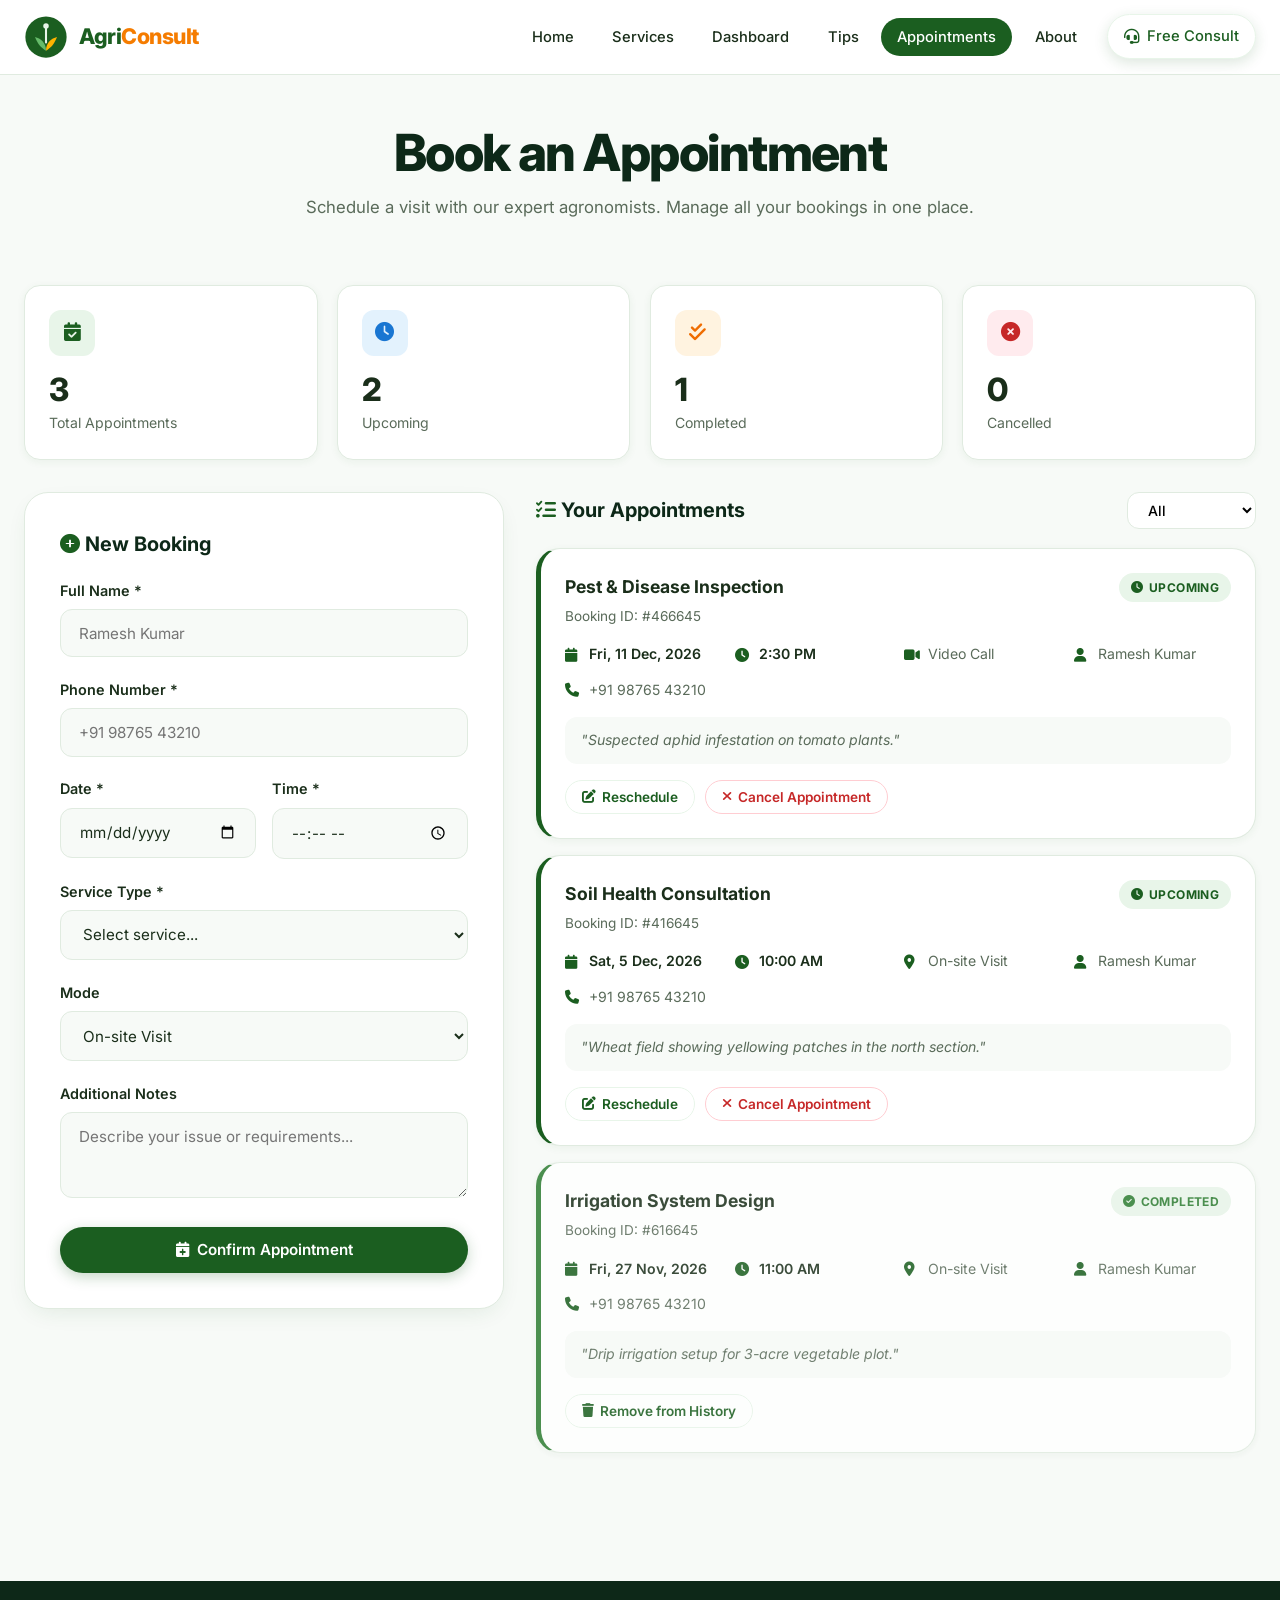
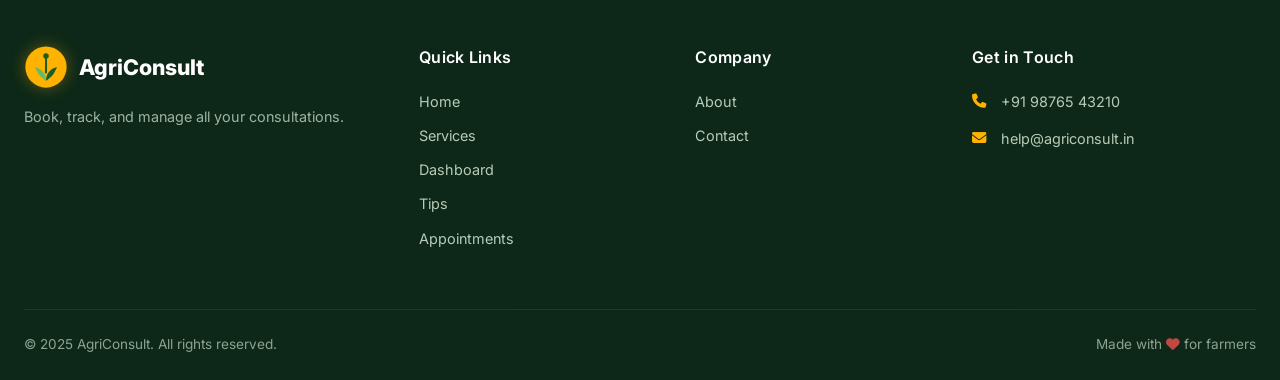
<file: appointments.html>
<!DOCTYPE html>
<html lang="en">
<head>
  <meta charset="UTF-8">
  <meta name="viewport" content="width=device-width, initial-scale=1.0">
  <title>Book Appointment · AgriConsult</title>
  <link rel="preconnect" href="https://fonts.googleapis.com">
  <link href="https://fonts.googleapis.com/css2?family=Inter:wght@400;500;600;700;800&display=swap" rel="stylesheet">
  <link rel="stylesheet" href="https://cdnjs.cloudflare.com/ajax/libs/font-awesome/6.5.0/css/all.min.css">
  <link rel="stylesheet" href="style.css">
</head>
<body>
  <nav class="navbar">
    <div class="container nav-container">
      <a href="index.html" class="logo">
        <svg class="logo-mark" viewBox="0 0 64 64" fill="none"><circle cx="32" cy="32" r="30" fill="#1b5e20"/><path d="M32 52c0-12 8-18 16-20-4 10-8 15-16 20z" fill="#ffb300"/><path d="M32 52c0-12-8-18-16-20 4 10 8 15 16 20z" fill="#66bb6a"/><path d="M32 18v22" stroke="#e8f5e9" stroke-width="3" stroke-linecap="round"/><circle cx="32" cy="16" r="4" fill="#e8f5e9"/></svg>
        <div class="logo-text">Agri<span>Consult</span></div>
      </a>
      <button class="menu-toggle" id="menuToggle"><i class="fas fa-bars"></i></button>
      <ul class="nav-links" id="navLinks">
        <li><a href="index.html">Home</a></li>
        <li><a href="services.html">Services</a></li>
        <li><a href="dashboard.html">Dashboard</a></li>
        <li><a href="tips.html">Tips</a></li>
        <li><a href="appointments.html" class="active">Appointments</a></li>
        <li><a href="about.html">About</a></li>
        <li><a href="contact.html" class="btn btn-sm nav-cta"><i class="fas fa-headset"></i> Free Consult</a></li>
      </ul>
    </div>
  </nav>

  <section class="container page-hero">
    <h1>Book an Appointment</h1>
    <p class="section-subtitle">Schedule a visit with our expert agronomists. Manage all your bookings in one place.</p>
  </section>

  <section class="container" style="padding-bottom: 3rem;">

    <!-- STATS OVERVIEW -->
    <div class="kpi-grid" style="margin-bottom: 2rem;">
      <div class="kpi-card">
        <div class="kpi-top">
          <div class="kpi-icon"><i class="fas fa-calendar-check"></i></div>
        </div>
        <div class="kpi-value" id="statTotal">0</div>
        <div class="kpi-label">Total Appointments</div>
      </div>
      <div class="kpi-card">
        <div class="kpi-top">
          <div class="kpi-icon blue"><i class="fas fa-clock"></i></div>
        </div>
        <div class="kpi-value" id="statUpcoming">0</div>
        <div class="kpi-label">Upcoming</div>
      </div>
      <div class="kpi-card">
        <div class="kpi-top">
          <div class="kpi-icon orange"><i class="fas fa-check-double"></i></div>
        </div>
        <div class="kpi-value" id="statCompleted">0</div>
        <div class="kpi-label">Completed</div>
      </div>
      <div class="kpi-card">
        <div class="kpi-top">
          <div class="kpi-icon red"><i class="fas fa-times-circle"></i></div>
        </div>
        <div class="kpi-value" id="statCancelled">0</div>
        <div class="kpi-label">Cancelled</div>
      </div>
    </div>

    <div style="display: grid; grid-template-columns: 1fr 1.5fr; gap: 2rem; align-items: start;" class="appt-grid">

      <!-- BOOKING FORM -->
      <form class="form-card" id="appointmentForm">
        <h3 style="margin-bottom: 1.2rem;"><i class="fas fa-plus-circle" style="color: var(--primary);"></i> New Booking</h3>

        <div class="form-group">
          <label>Full Name *</label>
          <input type="text" id="apptName" placeholder="Ramesh Kumar" required>
        </div>

        <div class="form-group">
          <label>Phone Number *</label>
          <input type="tel" id="apptPhone" placeholder="+91 98765 43210" required>
        </div>

        <div class="form-row">
          <div class="form-group">
            <label>Date *</label>
            <input type="date" id="apptDate" required>
          </div>
          <div class="form-group">
            <label>Time *</label>
            <input type="time" id="apptTime" required>
          </div>
        </div>

        <div class="form-group">
          <label>Service Type *</label>
          <select id="apptService" required>
            <option value="">Select service...</option>
            <option>Soil Health Consultation</option>
            <option>Pest & Disease Inspection</option>
            <option>Irrigation System Design</option>
            <option>Crop Planning Session</option>
            <option>Organic Certification Guidance</option>
            <option>Full Farm Assessment</option>
          </select>
        </div>

        <div class="form-group">
          <label>Mode</label>
          <select id="apptMode">
            <option>On-site Visit</option>
            <option>Video Call</option>
            <option>Phone Call</option>
            <option>Office Meeting</option>
          </select>
        </div>

        <div class="form-group">
          <label>Additional Notes</label>
          <textarea id="apptNotes" rows="3" placeholder="Describe your issue or requirements..."></textarea>
        </div>

        <button type="submit" class="btn btn-block"><i class="fas fa-calendar-plus"></i> Confirm Appointment</button>
      </form>

      <!-- BOOKINGS LIST -->
      <div>
        <div style="display: flex; justify-content: space-between; align-items: center; margin-bottom: 1.2rem; flex-wrap: wrap; gap: 0.8rem;">
          <h3 style="margin: 0;"><i class="fas fa-list-check" style="color: var(--primary);"></i> Your Appointments</h3>
          <select id="filterStatus" style="padding: 0.5rem 1rem; border-radius: 12px; border: 1.5px solid var(--border); background: white; font-size: 0.88rem; font-weight: 500; cursor: pointer;">
            <option value="all">All</option>
            <option value="upcoming">Upcoming</option>
            <option value="completed">Completed</option>
            <option value="cancelled">Cancelled</option>
          </select>
        </div>

        <div id="appointmentsList"></div>

        <div id="emptyState" style="display: none; text-align: center; padding: 3rem 1rem; background: white; border-radius: var(--radius-lg); border: 1px dashed var(--border);">
          <i class="fas fa-calendar-day" style="font-size: 3rem; color: var(--primary-lighter); margin-bottom: 1rem;"></i>
          <h3>No appointments yet</h3>
          <p style="color: var(--text-light); margin-top: 0.5rem;">Book your first consultation using the form on the left.</p>
        </div>
      </div>
    </div>
  </section>

  <footer>
    <div class="container">
      <div class="footer-grid">
        <div class="footer-col">
          <div class="footer-brand">
            <svg class="logo-mark" viewBox="0 0 64 64" fill="none" xmlns="http://www.w3.org/2000/svg">
              <circle cx="32" cy="32" r="30" fill="#ffb300"/>
              <path d="M32 52c0-12 8-18 16-20-4 10-8 15-16 20z" fill="#1b5e20"/>
              <path d="M32 52c0-12-8-18-16-20 4 10 8 15 16 20z" fill="#66bb6a"/>
              <path d="M32 18v22" stroke="#1b5e20" stroke-width="3" stroke-linecap="round"/>
              <circle cx="32" cy="16" r="4" fill="#1b5e20"/>
            </svg>
            AgriConsult
          </div>
          <p>Book, track, and manage all your consultations.</p>
        </div>
        <div class="footer-col"><h4>Quick Links</h4><a href="index.html">Home</a><a href="services.html">Services</a><a href="dashboard.html">Dashboard</a><a href="tips.html">Tips</a><a href="appointments.html">Appointments</a></div>
        <div class="footer-col"><h4>Company</h4><a href="about.html">About</a><a href="contact.html">Contact</a></div>
        <div class="footer-col"><h4>Get in Touch</h4><div class="footer-contact-item"><i class="fas fa-phone"></i> +91 98765 43210</div><div class="footer-contact-item"><i class="fas fa-envelope"></i> help@agriconsult.in</div></div>
      </div>
      <div class="footer-bottom"><div>© 2025 AgriConsult. All rights reserved.</div><div>Made with <i class="fas fa-heart" style="color:#ff5252;"></i> for farmers</div></div>
    </div>
  </footer>

  <script src="script.js"></script>
  <style>@media(max-width:800px){.appt-grid{grid-template-columns:1fr!important;}}</style>
</body>
</html>
</file>
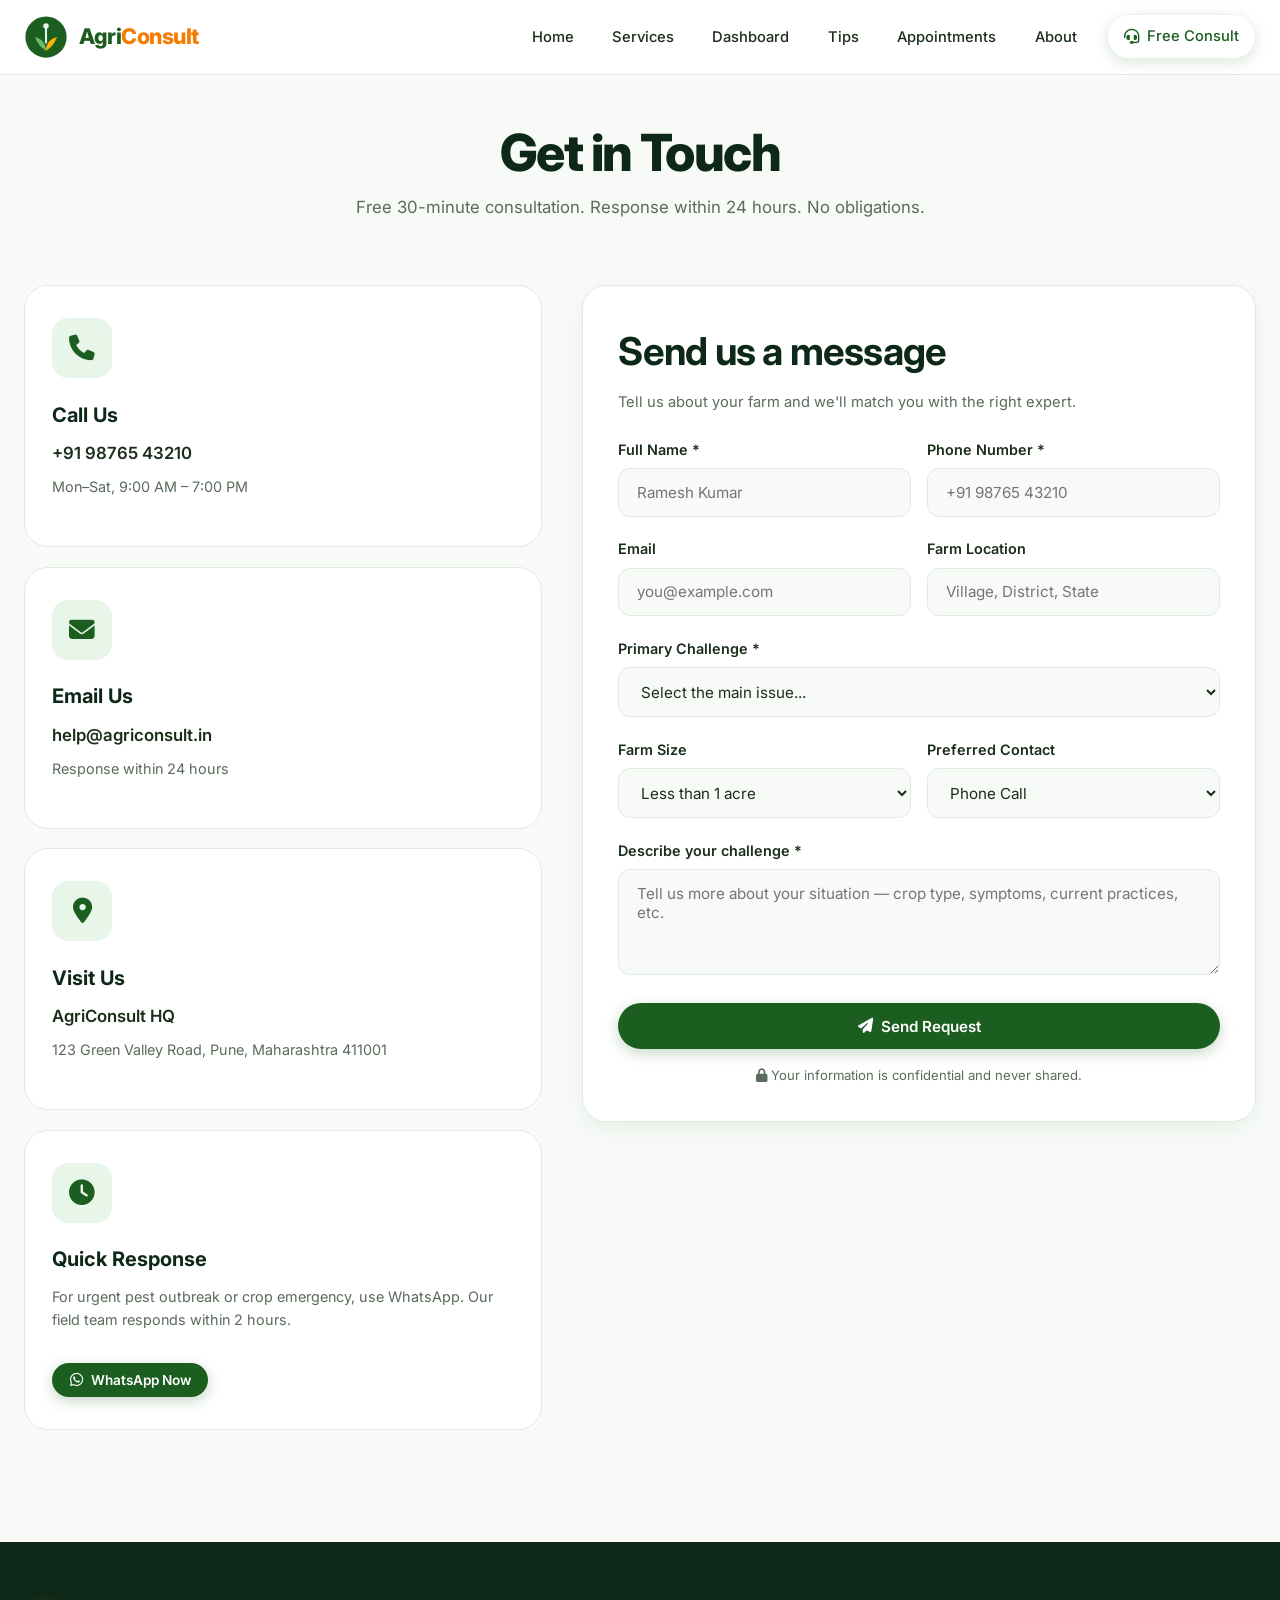
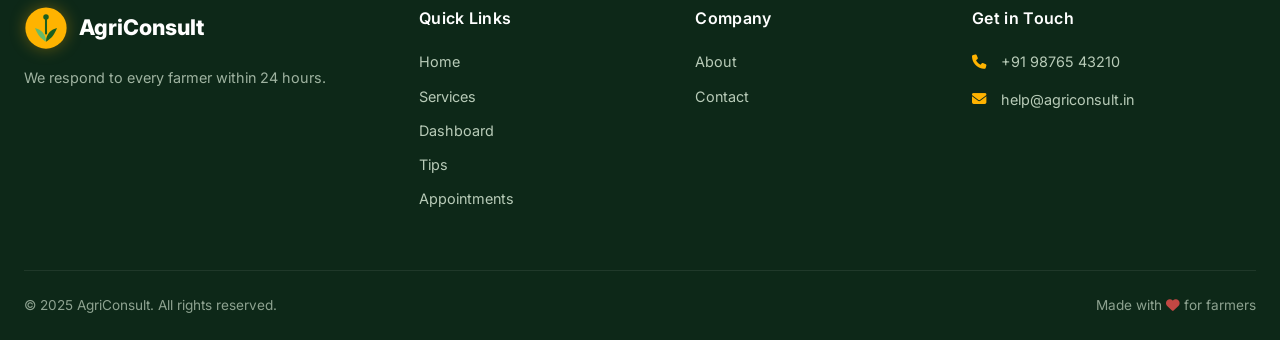
<file: contact.html>
<!DOCTYPE html>
<html lang="en">
<head>
  <meta charset="UTF-8">
  <meta name="viewport" content="width=device-width, initial-scale=1.0">
  <title>Contact · AgriConsult</title>
  <link rel="preconnect" href="https://fonts.googleapis.com">
  <link href="https://fonts.googleapis.com/css2?family=Inter:wght@400;500;600;700;800&display=swap" rel="stylesheet">
  <link rel="stylesheet" href="https://cdnjs.cloudflare.com/ajax/libs/font-awesome/6.5.0/css/all.min.css">
  <link rel="stylesheet" href="style.css">
</head>
<body>
  <nav class="navbar">
    <div class="container nav-container">
      <a href="index.html" class="logo">
        <svg class="logo-mark" viewBox="0 0 64 64" fill="none"><circle cx="32" cy="32" r="30" fill="#1b5e20"/><path d="M32 52c0-12 8-18 16-20-4 10-8 15-16 20z" fill="#ffb300"/><path d="M32 52c0-12-8-18-16-20 4 10 8 15 16 20z" fill="#66bb6a"/><path d="M32 18v22" stroke="#e8f5e9" stroke-width="3" stroke-linecap="round"/><circle cx="32" cy="16" r="4" fill="#e8f5e9"/></svg>
        <div class="logo-text">Agri<span>Consult</span></div>
      </a>
      <button class="menu-toggle" id="menuToggle"><i class="fas fa-bars"></i></button>
      <ul class="nav-links" id="navLinks">
        <li><a href="index.html">Home</a></li>
        <li><a href="services.html">Services</a></li>
        <li><a href="dashboard.html">Dashboard</a></li>
        <li><a href="tips.html">Tips</a></li>
        <li><a href="appointments.html">Appointments</a></li>
        <li><a href="about.html">About</a></li>
        <li><a href="contact.html" class="btn btn-sm nav-cta active"><i class="fas fa-headset"></i> Free Consult</a></li>
      </ul>
    </div>
  </nav>

  <section class="container page-hero">
    <h1>Get in Touch</h1>
    <p class="section-subtitle">Free 30-minute consultation. Response within 24 hours. No obligations.</p>
  </section>

  <section class="container" style="padding-bottom: 3rem;">
    <div style="display: grid; grid-template-columns: 1fr 1.3fr; gap: 2.5rem; align-items: start;" class="contact-grid">
      <div>
        <div class="card" style="margin-bottom: 1.2rem;">
          <div class="card-icon"><i class="fas fa-phone"></i></div>
          <h3>Call Us</h3>
          <p style="margin-bottom: 0.5rem; color: var(--text); font-weight: 600; font-size: 1.05rem;">+91 98765 43210</p>
          <p style="color: var(--text-light); font-size: 0.9rem;">Mon–Sat, 9:00 AM – 7:00 PM</p>
        </div>
        <div class="card" style="margin-bottom: 1.2rem;">
          <div class="card-icon"><i class="fas fa-envelope"></i></div>
          <h3>Email Us</h3>
          <p style="margin-bottom: 0.5rem; color: var(--text); font-weight: 600; font-size: 1.05rem;">help@agriconsult.in</p>
          <p style="color: var(--text-light); font-size: 0.9rem;">Response within 24 hours</p>
        </div>
        <div class="card" style="margin-bottom: 1.2rem;">
          <div class="card-icon"><i class="fas fa-map-marker-alt"></i></div>
          <h3>Visit Us</h3>
          <p style="margin-bottom: 0.5rem; color: var(--text); font-weight: 600; font-size: 1.05rem;">AgriConsult HQ</p>
          <p style="color: var(--text-light); font-size: 0.9rem;">123 Green Valley Road, Pune, Maharashtra 411001</p>
        </div>
        <div class="card">
          <div class="card-icon"><i class="fas fa-clock"></i></div>
          <h3>Quick Response</h3>
          <p style="color: var(--text-light); font-size: 0.9rem;">For urgent pest outbreak or crop emergency, use WhatsApp. Our field team responds within 2 hours.</p>
          <button class="btn btn-sm" style="margin-top: 1rem;" onclick="showToast('Opening WhatsApp chat...')"><i class="fab fa-whatsapp"></i> WhatsApp Now</button>
        </div>
      </div>

      <form class="form-card" id="contactForm">
        <h2 style="margin-bottom: 0.5rem;">Send us a message</h2>
        <p style="color: var(--text-light); margin-bottom: 1.5rem; font-size: 0.92rem;">Tell us about your farm and we'll match you with the right expert.</p>

        <div class="form-row">
          <div class="form-group">
            <label>Full Name *</label>
            <input type="text" placeholder="Ramesh Kumar" required>
          </div>
          <div class="form-group">
            <label>Phone Number *</label>
            <input type="tel" placeholder="+91 98765 43210" required>
          </div>
        </div>

        <div class="form-row">
          <div class="form-group">
            <label>Email</label>
            <input type="email" placeholder="you@example.com">
          </div>
          <div class="form-group">
            <label>Farm Location</label>
            <input type="text" placeholder="Village, District, State">
          </div>
        </div>

        <div class="form-group">
          <label>Primary Challenge *</label>
          <select required>
            <option value="">Select the main issue...</option>
            <option>Soil health & fertility</option>
            <option>Pest or disease outbreak</option>
            <option>Irrigation & water management</option>
            <option>Crop selection & rotation</option>
            <option>Organic certification</option>
            <option>Yield improvement</option>
            <option>Market linkage</option>
            <option>Other</option>
          </select>
        </div>

        <div class="form-row">
          <div class="form-group">
            <label>Farm Size</label>
            <select>
              <option>Less than 1 acre</option>
              <option>1–5 acres</option>
              <option>5–20 acres</option>
              <option>20+ acres</option>
            </select>
          </div>
          <div class="form-group">
            <label>Preferred Contact</label>
            <select>
              <option>Phone Call</option>
              <option>WhatsApp</option>
              <option>Email</option>
              <option>On-site Visit</option>
            </select>
          </div>
        </div>

        <div class="form-group">
          <label>Describe your challenge *</label>
          <textarea rows="4" placeholder="Tell us more about your situation — crop type, symptoms, current practices, etc." required></textarea>
        </div>

        <button type="submit" class="btn btn-block"><i class="fas fa-paper-plane"></i> Send Request</button>
        <p style="text-align: center; color: var(--text-light); font-size: 0.82rem; margin-top: 1rem;"><i class="fas fa-lock"></i> Your information is confidential and never shared.</p>
      </form>
    </div>
  </section>

  <footer>
    <div class="container">
      <div class="footer-grid">
        <div class="footer-col">
          <div class="footer-brand">
            <svg class="logo-mark" viewBox="0 0 64 64" fill="none" xmlns="http://www.w3.org/2000/svg">
  <circle cx="32" cy="32" r="30" fill="#ffb300"/>
  <path d="M32 52c0-12 8-18 16-20-4 10-8 15-16 20z" fill="#1b5e20"/>
  <path d="M32 52c0-12-8-18-16-20 4 10 8 15 16 20z" fill="#66bb6a"/>
  <path d="M32 18v22" stroke="#1b5e20" stroke-width="3" stroke-linecap="round"/>
  <circle cx="32" cy="16" r="4" fill="#1b5e20"/>
</svg>
            AgriConsult
          </div>
          <p>We respond to every farmer within 24 hours.</p>
        </div>
        <div class="footer-col"><h4>Quick Links</h4><a href="index.html">Home</a><a href="services.html">Services</a><a href="dashboard.html">Dashboard</a><a href="tips.html">Tips</a><a href="appointments.html">Appointments</a></div>
        <div class="footer-col"><h4>Company</h4><a href="about.html">About</a><a href="contact.html">Contact</a></div>
        <div class="footer-col"><h4>Get in Touch</h4><div class="footer-contact-item"><i class="fas fa-phone"></i> +91 98765 43210</div><div class="footer-contact-item"><i class="fas fa-envelope"></i> help@agriconsult.in</div></div>
      </div>
      <div class="footer-bottom"><div>© 2025 AgriConsult. All rights reserved.</div><div>Made with <i class="fas fa-heart" style="color:#ff5252;"></i> for farmers</div></div>
    </div>
  </footer>
  <script src="script.js"></script>
  <style>@media(max-width:800px){.contact-grid{grid-template-columns:1fr!important;}}</style>
</body>
</html>
</file>
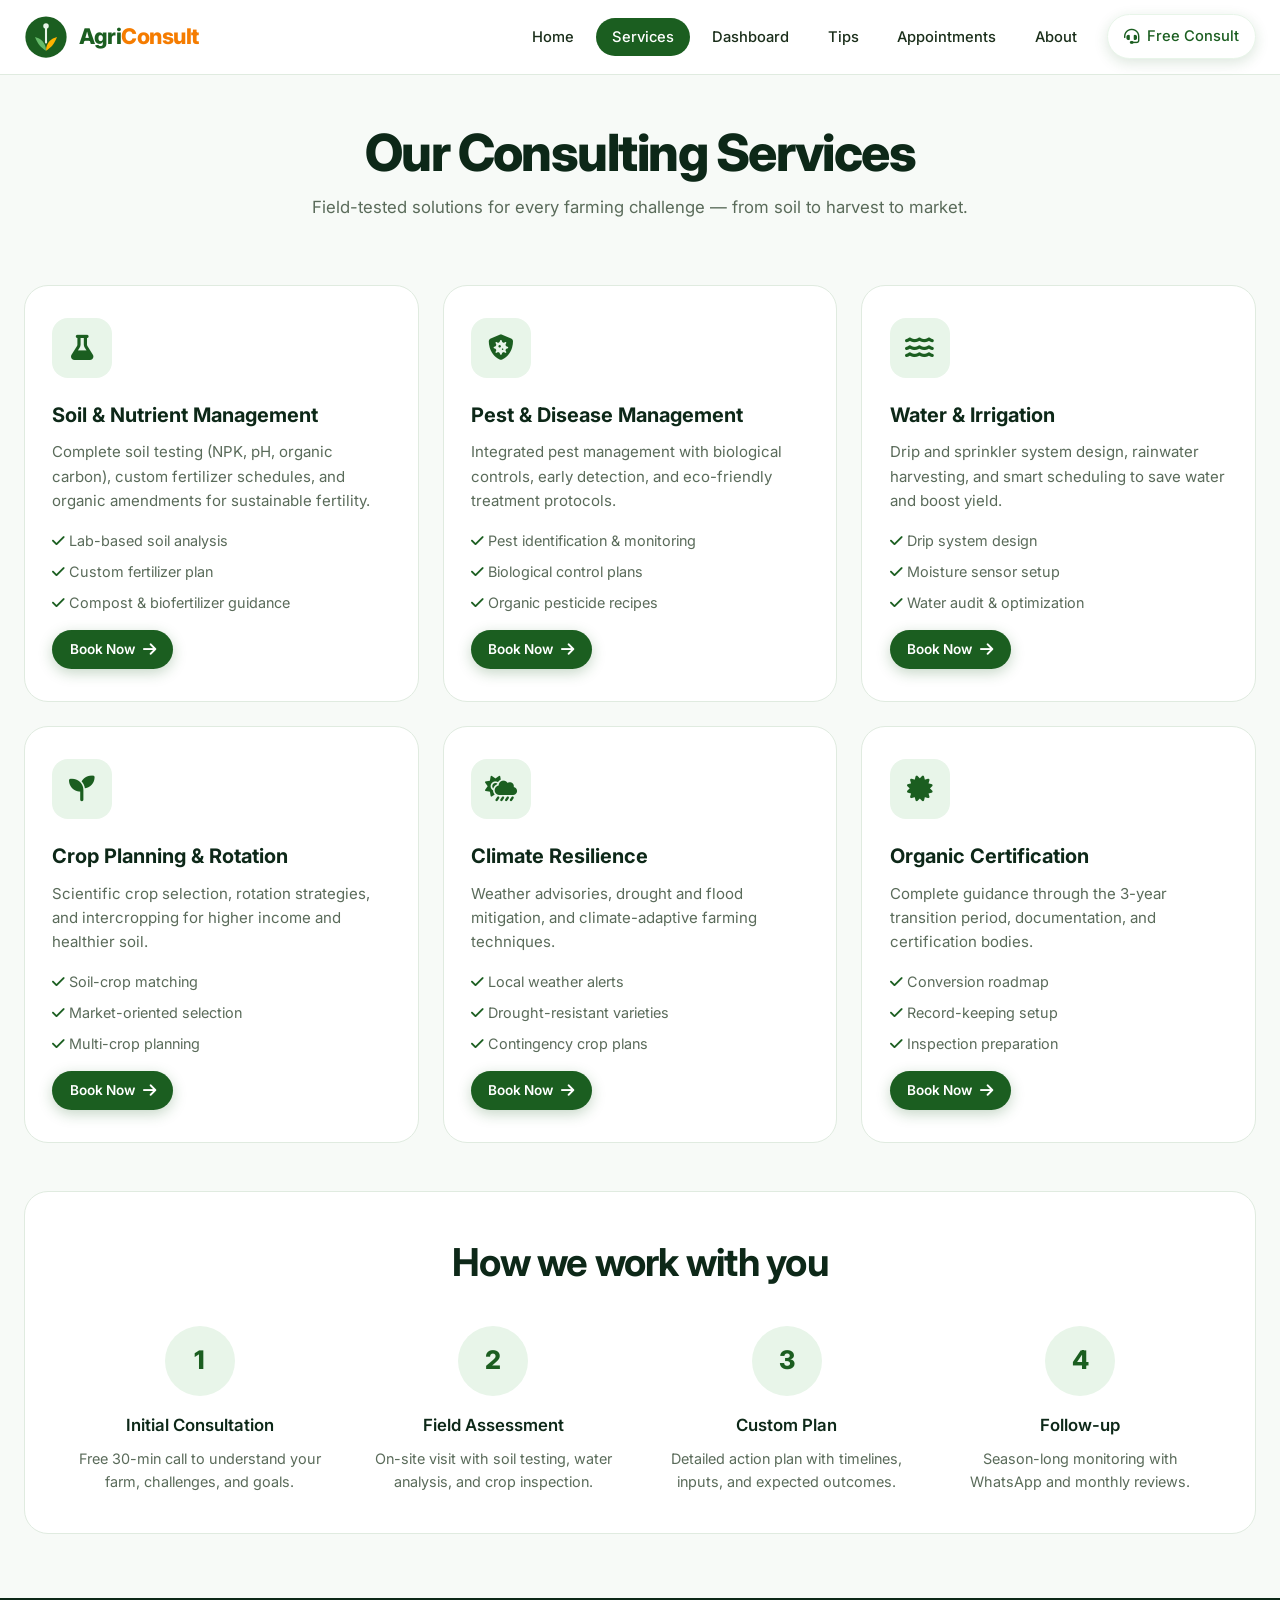
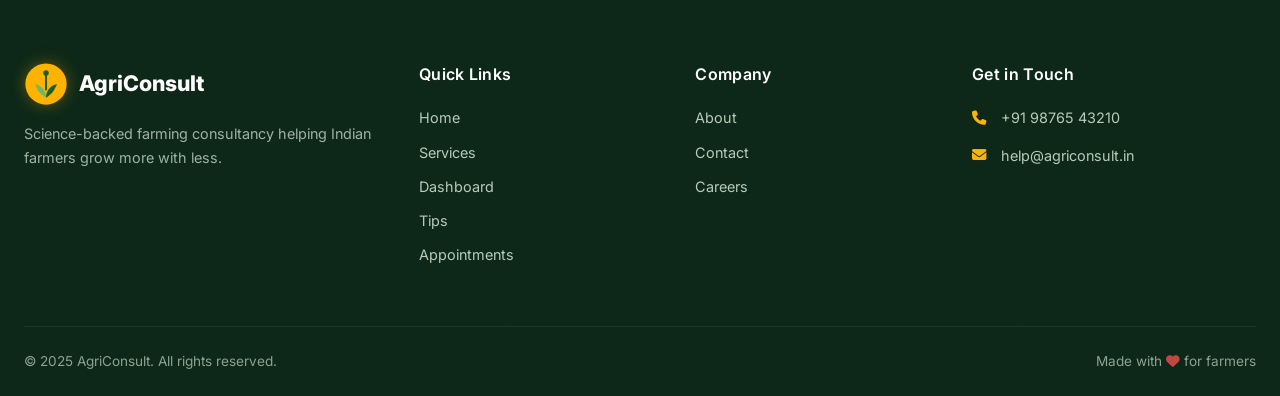
<file: services.html>
<!DOCTYPE html>
<html lang="en">
<head>
  <meta charset="UTF-8">
  <meta name="viewport" content="width=device-width, initial-scale=1.0">
  <title>Services · AgriConsult</title>
  <link rel="preconnect" href="https://fonts.googleapis.com">
  <link href="https://fonts.googleapis.com/css2?family=Inter:wght@400;500;600;700;800&display=swap" rel="stylesheet">
  <link rel="stylesheet" href="https://cdnjs.cloudflare.com/ajax/libs/font-awesome/6.5.0/css/all.min.css">
  <link rel="stylesheet" href="style.css">
</head>
<body>
  <nav class="navbar">
    <div class="container nav-container">
      <a href="index.html" class="logo">
        <svg class="logo-mark" viewBox="0 0 64 64" fill="none"><circle cx="32" cy="32" r="30" fill="#1b5e20"/><path d="M32 52c0-12 8-18 16-20-4 10-8 15-16 20z" fill="#ffb300"/><path d="M32 52c0-12-8-18-16-20 4 10 8 15 16 20z" fill="#66bb6a"/><path d="M32 18v22" stroke="#e8f5e9" stroke-width="3" stroke-linecap="round"/><circle cx="32" cy="16" r="4" fill="#e8f5e9"/></svg>
        <div class="logo-text">Agri<span>Consult</span></div>
      </a>
      <button class="menu-toggle" id="menuToggle"><i class="fas fa-bars"></i></button>
      <ul class="nav-links" id="navLinks">
        <li><a href="index.html">Home</a></li>
        <li><a href="services.html" class="active">Services</a></li>
        <li><a href="dashboard.html">Dashboard</a></li>
        <li><a href="tips.html">Tips</a></li>
        <li><a href="appointments.html">Appointments</a></li>
        <li><a href="about.html">About</a></li>
        <li><a href="contact.html" class="btn btn-sm nav-cta"><i class="fas fa-headset"></i> Free Consult</a></li>
      </ul>
    </div>
  </nav>

  <section class="container page-hero">
    <h1>Our Consulting Services</h1>
    <p class="section-subtitle">Field-tested solutions for every farming challenge — from soil to harvest to market.</p>
  </section>

  <section class="container">
    <div class="cards-grid-3">
      <div class="card">
        <div class="card-icon"><i class="fas fa-flask"></i></div>
        <h3>Soil & Nutrient Management</h3>
        <p>Complete soil testing (NPK, pH, organic carbon), custom fertilizer schedules, and organic amendments for sustainable fertility.</p>
        <ul style="list-style:none; margin: 1rem 0; color: var(--text-light); font-size: 0.9rem;">
          <li style="margin-bottom:0.5rem;"><i class="fas fa-check" style="color:var(--primary);"></i> Lab-based soil analysis</li>
          <li style="margin-bottom:0.5rem;"><i class="fas fa-check" style="color:var(--primary);"></i> Custom fertilizer plan</li>
          <li style="margin-bottom:0.5rem;"><i class="fas fa-check" style="color:var(--primary);"></i> Compost & biofertilizer guidance</li>
        </ul>
        <a href="contact.html" class="btn btn-sm">Book Now <i class="fas fa-arrow-right"></i></a>
      </div>

      <div class="card">
        <div class="card-icon"><i class="fas fa-shield-virus"></i></div>
        <h3>Pest & Disease Management</h3>
        <p>Integrated pest management with biological controls, early detection, and eco-friendly treatment protocols.</p>
        <ul style="list-style:none; margin: 1rem 0; color: var(--text-light); font-size: 0.9rem;">
          <li style="margin-bottom:0.5rem;"><i class="fas fa-check" style="color:var(--primary);"></i> Pest identification & monitoring</li>
          <li style="margin-bottom:0.5rem;"><i class="fas fa-check" style="color:var(--primary);"></i> Biological control plans</li>
          <li style="margin-bottom:0.5rem;"><i class="fas fa-check" style="color:var(--primary);"></i> Organic pesticide recipes</li>
        </ul>
        <a href="contact.html" class="btn btn-sm">Book Now <i class="fas fa-arrow-right"></i></a>
      </div>

      <div class="card">
        <div class="card-icon"><i class="fas fa-water"></i></div>
        <h3>Water & Irrigation</h3>
        <p>Drip and sprinkler system design, rainwater harvesting, and smart scheduling to save water and boost yield.</p>
        <ul style="list-style:none; margin: 1rem 0; color: var(--text-light); font-size: 0.9rem;">
          <li style="margin-bottom:0.5rem;"><i class="fas fa-check" style="color:var(--primary);"></i> Drip system design</li>
          <li style="margin-bottom:0.5rem;"><i class="fas fa-check" style="color:var(--primary);"></i> Moisture sensor setup</li>
          <li style="margin-bottom:0.5rem;"><i class="fas fa-check" style="color:var(--primary);"></i> Water audit & optimization</li>
        </ul>
        <a href="contact.html" class="btn btn-sm">Book Now <i class="fas fa-arrow-right"></i></a>
      </div>

      <div class="card">
        <div class="card-icon"><i class="fas fa-seedling"></i></div>
        <h3>Crop Planning & Rotation</h3>
        <p>Scientific crop selection, rotation strategies, and intercropping for higher income and healthier soil.</p>
        <ul style="list-style:none; margin: 1rem 0; color: var(--text-light); font-size: 0.9rem;">
          <li style="margin-bottom:0.5rem;"><i class="fas fa-check" style="color:var(--primary);"></i> Soil-crop matching</li>
          <li style="margin-bottom:0.5rem;"><i class="fas fa-check" style="color:var(--primary);"></i> Market-oriented selection</li>
          <li style="margin-bottom:0.5rem;"><i class="fas fa-check" style="color:var(--primary);"></i> Multi-crop planning</li>
        </ul>
        <a href="contact.html" class="btn btn-sm">Book Now <i class="fas fa-arrow-right"></i></a>
      </div>

      <div class="card">
        <div class="card-icon"><i class="fas fa-cloud-sun-rain"></i></div>
        <h3>Climate Resilience</h3>
        <p>Weather advisories, drought and flood mitigation, and climate-adaptive farming techniques.</p>
        <ul style="list-style:none; margin: 1rem 0; color: var(--text-light); font-size: 0.9rem;">
          <li style="margin-bottom:0.5rem;"><i class="fas fa-check" style="color:var(--primary);"></i> Local weather alerts</li>
          <li style="margin-bottom:0.5rem;"><i class="fas fa-check" style="color:var(--primary);"></i> Drought-resistant varieties</li>
          <li style="margin-bottom:0.5rem;"><i class="fas fa-check" style="color:var(--primary);"></i> Contingency crop plans</li>
        </ul>
        <a href="contact.html" class="btn btn-sm">Book Now <i class="fas fa-arrow-right"></i></a>
      </div>

      <div class="card">
        <div class="card-icon"><i class="fas fa-certificate"></i></div>
        <h3>Organic Certification</h3>
        <p>Complete guidance through the 3-year transition period, documentation, and certification bodies.</p>
        <ul style="list-style:none; margin: 1rem 0; color: var(--text-light); font-size: 0.9rem;">
          <li style="margin-bottom:0.5rem;"><i class="fas fa-check" style="color:var(--primary);"></i> Conversion roadmap</li>
          <li style="margin-bottom:0.5rem;"><i class="fas fa-check" style="color:var(--primary);"></i> Record-keeping setup</li>
          <li style="margin-bottom:0.5rem;"><i class="fas fa-check" style="color:var(--primary);"></i> Inspection preparation</li>
        </ul>
        <a href="contact.html" class="btn btn-sm">Book Now <i class="fas fa-arrow-right"></i></a>
      </div>
    </div>

    <div style="background: white; border-radius: var(--radius-lg); padding: 2.5rem; margin: 3rem 0; border: 1px solid var(--border);">
      <h2 style="text-align:center; margin-bottom: 2rem;">How we work with you</h2>
      <div class="cards-grid">
        <div style="text-align:center;">
          <div style="width:70px; height:70px; border-radius:50%; background: var(--primary-soft); color: var(--primary); display:flex; align-items:center; justify-content:center; font-size:1.6rem; font-weight:800; margin: 0 auto 1rem;">1</div>
          <h4>Initial Consultation</h4>
          <p style="color: var(--text-light); font-size:0.9rem; margin-top:0.5rem;">Free 30-min call to understand your farm, challenges, and goals.</p>
        </div>
        <div style="text-align:center;">
          <div style="width:70px; height:70px; border-radius:50%; background: var(--primary-soft); color: var(--primary); display:flex; align-items:center; justify-content:center; font-size:1.6rem; font-weight:800; margin: 0 auto 1rem;">2</div>
          <h4>Field Assessment</h4>
          <p style="color: var(--text-light); font-size:0.9rem; margin-top:0.5rem;">On-site visit with soil testing, water analysis, and crop inspection.</p>
        </div>
        <div style="text-align:center;">
          <div style="width:70px; height:70px; border-radius:50%; background: var(--primary-soft); color: var(--primary); display:flex; align-items:center; justify-content:center; font-size:1.6rem; font-weight:800; margin: 0 auto 1rem;">3</div>
          <h4>Custom Plan</h4>
          <p style="color: var(--text-light); font-size:0.9rem; margin-top:0.5rem;">Detailed action plan with timelines, inputs, and expected outcomes.</p>
        </div>
        <div style="text-align:center;">
          <div style="width:70px; height:70px; border-radius:50%; background: var(--primary-soft); color: var(--primary); display:flex; align-items:center; justify-content:center; font-size:1.6rem; font-weight:800; margin: 0 auto 1rem;">4</div>
          <h4>Follow-up</h4>
          <p style="color: var(--text-light); font-size:0.9rem; margin-top:0.5rem;">Season-long monitoring with WhatsApp and monthly reviews.</p>
        </div>
      </div>
    </div>
  </section>

  <footer>
    <div class="container">
      <div class="footer-grid">
        <div class="footer-col">
          <div class="footer-brand">
            <svg class="logo-mark" viewBox="0 0 64 64" fill="none" xmlns="http://www.w3.org/2000/svg">
  <circle cx="32" cy="32" r="30" fill="#ffb300"/>
  <path d="M32 52c0-12 8-18 16-20-4 10-8 15-16 20z" fill="#1b5e20"/>
  <path d="M32 52c0-12-8-18-16-20 4 10 8 15 16 20z" fill="#66bb6a"/>
  <path d="M32 18v22" stroke="#1b5e20" stroke-width="3" stroke-linecap="round"/>
  <circle cx="32" cy="16" r="4" fill="#1b5e20"/>
</svg>
            AgriConsult
          </div>
          <p>Science-backed farming consultancy helping Indian farmers grow more with less.</p>
        </div>
        <div class="footer-col"><h4>Quick Links</h4><a href="index.html">Home</a><a href="services.html">Services</a><a href="dashboard.html">Dashboard</a><a href="tips.html">Tips</a><a href="appointments.html">Appointments</a></div>
        <div class="footer-col"><h4>Company</h4><a href="about.html">About</a><a href="contact.html">Contact</a><a href="#" onclick="event.preventDefault();showToast('Careers page coming soon!')">Careers</a></div>
        <div class="footer-col">
          <h4>Get in Touch</h4>
          <div class="footer-contact-item"><i class="fas fa-phone"></i> +91 98765 43210</div>
          <div class="footer-contact-item"><i class="fas fa-envelope"></i> help@agriconsult.in</div>
        </div>
      </div>
      <div class="footer-bottom"><div>© 2025 AgriConsult. All rights reserved.</div><div>Made with <i class="fas fa-heart" style="color:#ff5252;"></i> for farmers</div></div>
    </div>
  </footer>
  <script src="script.js"></script>
</body>
</html>
</file>
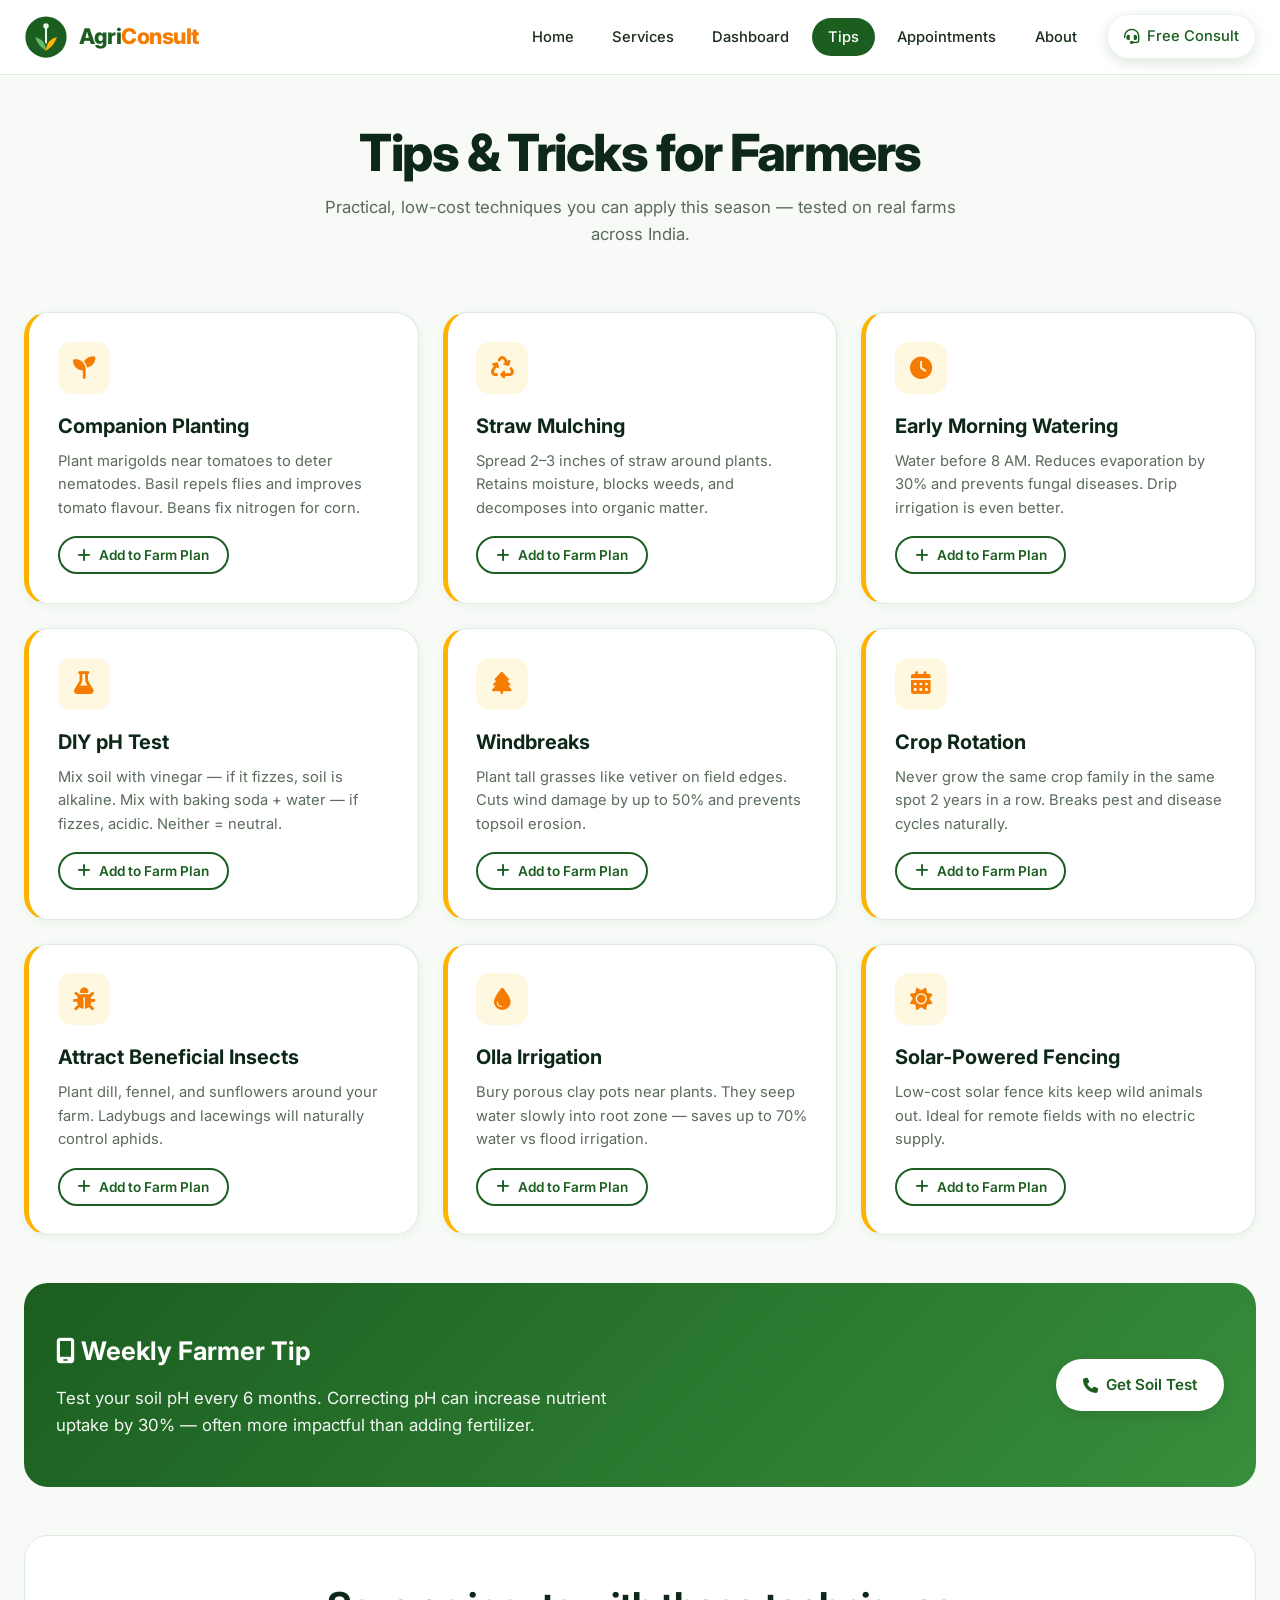
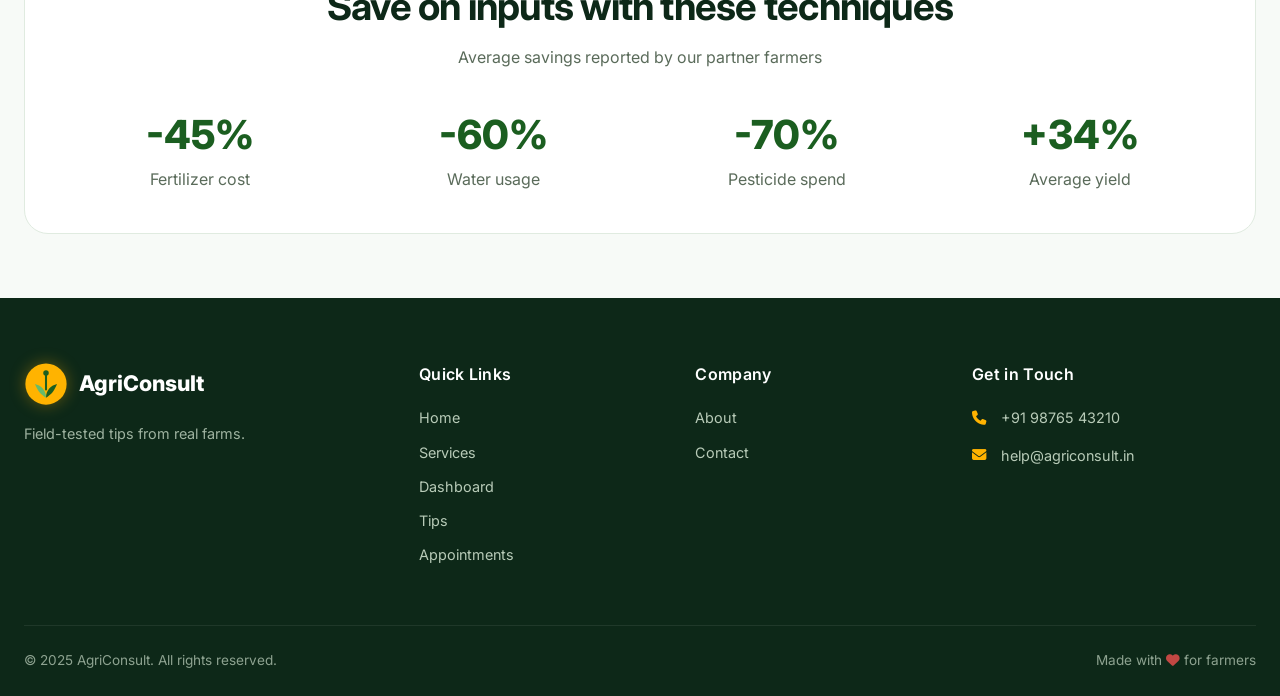
<file: tips.html>
<!DOCTYPE html>
<html lang="en">
<head>
  <meta charset="UTF-8">
  <meta name="viewport" content="width=device-width, initial-scale=1.0">
  <title>Tips & Tricks · AgriConsult</title>
  <link rel="preconnect" href="https://fonts.googleapis.com">
  <link href="https://fonts.googleapis.com/css2?family=Inter:wght@400;500;600;700;800&display=swap" rel="stylesheet">
  <link rel="stylesheet" href="https://cdnjs.cloudflare.com/ajax/libs/font-awesome/6.5.0/css/all.min.css">
  <link rel="stylesheet" href="style.css">
</head>
<body>
  <nav class="navbar">
    <div class="container nav-container">
      <a href="index.html" class="logo">
        <svg class="logo-mark" viewBox="0 0 64 64" fill="none"><circle cx="32" cy="32" r="30" fill="#1b5e20"/><path d="M32 52c0-12 8-18 16-20-4 10-8 15-16 20z" fill="#ffb300"/><path d="M32 52c0-12-8-18-16-20 4 10 8 15 16 20z" fill="#66bb6a"/><path d="M32 18v22" stroke="#e8f5e9" stroke-width="3" stroke-linecap="round"/><circle cx="32" cy="16" r="4" fill="#e8f5e9"/></svg>
        <div class="logo-text">Agri<span>Consult</span></div>
      </a>
      <button class="menu-toggle" id="menuToggle"><i class="fas fa-bars"></i></button>
      <ul class="nav-links" id="navLinks">
        <li><a href="index.html">Home</a></li>
        <li><a href="services.html">Services</a></li>
        <li><a href="dashboard.html">Dashboard</a></li>
        <li><a href="tips.html" class="active">Tips</a></li>
        <li><a href="appointments.html">Appointments</a></li>
        <li><a href="about.html">About</a></li>
        <li><a href="contact.html" class="btn btn-sm nav-cta"><i class="fas fa-headset"></i> Free Consult</a></li>
      </ul>
    </div>
  </nav>

  <section class="container page-hero">
    <h1>Tips & Tricks for Farmers</h1>
    <p class="section-subtitle">Practical, low-cost techniques you can apply this season — tested on real farms across India.</p>
  </section>

  <section class="container">
    <div class="cards-grid-3">
      <div class="tip-card">
        <div class="tip-icon"><i class="fas fa-seedling"></i></div>
        <h3>Companion Planting</h3>
        <p style="color: var(--text-light); font-size: 0.92rem; margin-bottom: 1rem;">Plant marigolds near tomatoes to deter nematodes. Basil repels flies and improves tomato flavour. Beans fix nitrogen for corn.</p>
        <button class="btn btn-sm btn-outline" onclick="applyTip('Companion Planting')"><i class="fas fa-plus"></i> Add to Farm Plan</button>
      </div>

      <div class="tip-card">
        <div class="tip-icon"><i class="fas fa-recycle"></i></div>
        <h3>Straw Mulching</h3>
        <p style="color: var(--text-light); font-size: 0.92rem; margin-bottom: 1rem;">Spread 2–3 inches of straw around plants. Retains moisture, blocks weeds, and decomposes into organic matter.</p>
        <button class="btn btn-sm btn-outline" onclick="applyTip('Straw Mulching')"><i class="fas fa-plus"></i> Add to Farm Plan</button>
      </div>

      <div class="tip-card">
        <div class="tip-icon"><i class="fas fa-clock"></i></div>
        <h3>Early Morning Watering</h3>
        <p style="color: var(--text-light); font-size: 0.92rem; margin-bottom: 1rem;">Water before 8 AM. Reduces evaporation by 30% and prevents fungal diseases. Drip irrigation is even better.</p>
        <button class="btn btn-sm btn-outline" onclick="applyTip('Early Morning Watering')"><i class="fas fa-plus"></i> Add to Farm Plan</button>
      </div>

      <div class="tip-card">
        <div class="tip-icon"><i class="fas fa-flask"></i></div>
        <h3>DIY pH Test</h3>
        <p style="color: var(--text-light); font-size: 0.92rem; margin-bottom: 1rem;">Mix soil with vinegar — if it fizzes, soil is alkaline. Mix with baking soda + water — if fizzes, acidic. Neither = neutral.</p>
        <button class="btn btn-sm btn-outline" onclick="applyTip('DIY pH Test')"><i class="fas fa-plus"></i> Add to Farm Plan</button>
      </div>

      <div class="tip-card">
        <div class="tip-icon"><i class="fas fa-tree"></i></div>
        <h3>Windbreaks</h3>
        <p style="color: var(--text-light); font-size: 0.92rem; margin-bottom: 1rem;">Plant tall grasses like vetiver on field edges. Cuts wind damage by up to 50% and prevents topsoil erosion.</p>
        <button class="btn btn-sm btn-outline" onclick="applyTip('Windbreaks')"><i class="fas fa-plus"></i> Add to Farm Plan</button>
      </div>

      <div class="tip-card">
        <div class="tip-icon"><i class="fas fa-calendar-alt"></i></div>
        <h3>Crop Rotation</h3>
        <p style="color: var(--text-light); font-size: 0.92rem; margin-bottom: 1rem;">Never grow the same crop family in the same spot 2 years in a row. Breaks pest and disease cycles naturally.</p>
        <button class="btn btn-sm btn-outline" onclick="applyTip('Crop Rotation')"><i class="fas fa-plus"></i> Add to Farm Plan</button>
      </div>

      <div class="tip-card">
        <div class="tip-icon"><i class="fas fa-bug"></i></div>
        <h3>Attract Beneficial Insects</h3>
        <p style="color: var(--text-light); font-size: 0.92rem; margin-bottom: 1rem;">Plant dill, fennel, and sunflowers around your farm. Ladybugs and lacewings will naturally control aphids.</p>
        <button class="btn btn-sm btn-outline" onclick="applyTip('Beneficial Insects')"><i class="fas fa-plus"></i> Add to Farm Plan</button>
      </div>

      <div class="tip-card">
        <div class="tip-icon"><i class="fas fa-tint"></i></div>
        <h3>Olla Irrigation</h3>
        <p style="color: var(--text-light); font-size: 0.92rem; margin-bottom: 1rem;">Bury porous clay pots near plants. They seep water slowly into root zone — saves up to 70% water vs flood irrigation.</p>
        <button class="btn btn-sm btn-outline" onclick="applyTip('Olla Irrigation')"><i class="fas fa-plus"></i> Add to Farm Plan</button>
      </div>

      <div class="tip-card">
        <div class="tip-icon"><i class="fas fa-sun"></i></div>
        <h3>Solar-Powered Fencing</h3>
        <p style="color: var(--text-light); font-size: 0.92rem; margin-bottom: 1rem;">Low-cost solar fence kits keep wild animals out. Ideal for remote fields with no electric supply.</p>
        <button class="btn btn-sm btn-outline" onclick="applyTip('Solar Fencing')"><i class="fas fa-plus"></i> Add to Farm Plan</button>
      </div>
    </div>

    <div style="background: linear-gradient(135deg, var(--primary) 0%, var(--primary-light) 100%); border-radius: var(--radius-lg); padding: 3rem 2rem; margin: 3rem 0; color: white;">
      <div style="display:grid; grid-template-columns: 1fr auto; gap:2rem; align-items:center;">
        <div>
          <h3 style="color: white; font-size: 1.6rem; margin-bottom: 0.8rem;"><i class="fas fa-mobile-screen"></i> Weekly Farmer Tip</h3>
          <p style="opacity: 0.95; font-size: 1.05rem; max-width: 600px;">Test your soil pH every 6 months. Correcting pH can increase nutrient uptake by 30% — often more impactful than adding fertilizer.</p>
        </div>
        <a href="contact.html" class="btn btn-white"><i class="fas fa-phone"></i> Get Soil Test</a>
      </div>
    </div>

    <div style="background:white; border-radius: var(--radius-lg); padding: 2.5rem; border: 1px solid var(--border); margin-bottom: 2rem;">
      <h2 style="text-align:center; margin-bottom: 0.5rem;">Save on inputs with these techniques</h2>
      <p style="text-align:center; color: var(--text-light); margin-bottom: 2rem;">Average savings reported by our partner farmers</p>
      <div class="cards-grid">
        <div style="text-align:center;">
          <div style="font-size: 2.5rem; font-weight: 800; color: var(--primary);">-45%</div>
          <p style="color: var(--text-light);">Fertilizer cost</p>
        </div>
        <div style="text-align:center;">
          <div style="font-size: 2.5rem; font-weight: 800; color: var(--primary);">-60%</div>
          <p style="color: var(--text-light);">Water usage</p>
        </div>
        <div style="text-align:center;">
          <div style="font-size: 2.5rem; font-weight: 800; color: var(--primary);">-70%</div>
          <p style="color: var(--text-light);">Pesticide spend</p>
        </div>
        <div style="text-align:center;">
          <div style="font-size: 2.5rem; font-weight: 800; color: var(--primary);">+34%</div>
          <p style="color: var(--text-light);">Average yield</p>
        </div>
      </div>
    </div>
  </section>

  <footer>
    <div class="container">
      <div class="footer-grid">
        <div class="footer-col">
          <div class="footer-brand">
           <svg class="logo-mark" viewBox="0 0 64 64" fill="none" xmlns="http://www.w3.org/2000/svg">
  <circle cx="32" cy="32" r="30" fill="#ffb300"/>
  <path d="M32 52c0-12 8-18 16-20-4 10-8 15-16 20z" fill="#1b5e20"/>
  <path d="M32 52c0-12-8-18-16-20 4 10 8 15 16 20z" fill="#66bb6a"/>
  <path d="M32 18v22" stroke="#1b5e20" stroke-width="3" stroke-linecap="round"/>
  <circle cx="32" cy="16" r="4" fill="#1b5e20"/>
</svg>
            AgriConsult
          </div>
          <p>Field-tested tips from real farms.</p>
        </div>
        <div class="footer-col"><h4>Quick Links</h4><a href="index.html">Home</a><a href="services.html">Services</a><a href="dashboard.html">Dashboard</a><a href="tips.html">Tips</a><a href="appointments.html">Appointments</a></div>
        <div class="footer-col"><h4>Company</h4><a href="about.html">About</a><a href="contact.html">Contact</a></div>
        <div class="footer-col"><h4>Get in Touch</h4><div class="footer-contact-item"><i class="fas fa-phone"></i> +91 98765 43210</div><div class="footer-contact-item"><i class="fas fa-envelope"></i> help@agriconsult.in</div></div>
      </div>
      <div class="footer-bottom"><div>© 2025 AgriConsult. All rights reserved.</div><div>Made with <i class="fas fa-heart" style="color:#ff5252;"></i> for farmers</div></div>
    </div>
  </footer>
  <script src="script.js"></script>
</body>
</html>
</file>
<file: style.css>
/* ---------- RESET ---------- */
* { margin: 0; padding: 0; box-sizing: border-box; font-family: 'Inter', system-ui, -apple-system, sans-serif; }

:root {
  --primary: #1b5e20;
  --primary-light: #388e3c;
  --primary-lighter: #66bb6a;
  --primary-soft: #e8f5e9;
  --accent: #ffb300;
  --accent-dark: #f57c00;
  --earth: #795548;
  --text: #1a2e1a;
  --text-light: #5a6b5a;
  --white: #ffffff;
  --bg: #f7faf7;
  --border: #e0ebe0;
  --shadow-sm: 0 2px 8px rgba(27, 94, 32, 0.06);
  --shadow: 0 8px 24px -8px rgba(27, 94, 32, 0.12);
  --shadow-lg: 0 20px 40px -12px rgba(27, 94, 32, 0.18);
  --radius: 16px;
  --radius-lg: 24px;
}

html { scroll-behavior: smooth; }

body { background: var(--bg); color: var(--text); line-height: 1.6; overflow-x: hidden; }

img { max-width: 100%; display: block; }

a { text-decoration: none; color: inherit; }

.container { max-width: 1280px; margin: 0 auto; padding: 0 1.5rem; }

/* ---------- TYPOGRAPHY ---------- */
h1 { font-size: clamp(2rem, 5vw, 3.2rem); line-height: 1.15; color: #0d2818; letter-spacing: -0.03em; font-weight: 800; }
h2 { font-size: clamp(1.6rem, 3.5vw, 2.4rem); color: #0d2818; letter-spacing: -0.02em; font-weight: 700; margin-bottom: 0.8rem; }
h3 { font-size: 1.25rem; color: #0d2818; font-weight: 700; margin-bottom: 0.5rem; }
h4 { font-size: 1.05rem; color: #0d2818; font-weight: 600; }

.section-subtitle { color: var(--text-light); font-size: 1.05rem; max-width: 680px; margin-bottom: 2rem; }

.section-header { text-align: center; margin-bottom: 3rem; }
.section-header .section-subtitle { margin-left: auto; margin-right: auto; }

/* ---------- BUTTONS ---------- */
.btn {
  display: inline-flex; align-items: center; justify-content: center; gap: 0.5rem;
  background: var(--primary); color: white; border: none;
  padding: 0.85rem 1.7rem; border-radius: 50px; font-weight: 600;
  cursor: pointer; transition: all 0.25s cubic-bezier(0.4, 0, 0.2, 1);
  font-size: 0.95rem; box-shadow: 0 4px 14px rgba(27, 94, 32, 0.25);
  position: relative; overflow: hidden;
}
.btn:hover { background: var(--primary-light); transform: translateY(-2px); box-shadow: 0 8px 20px rgba(27, 94, 32, 0.35); }
.btn:active { transform: translateY(0); }
.btn i { font-size: 0.95rem; }

.btn-accent { background: var(--accent); color: #3d2a00; box-shadow: 0 4px 14px rgba(255, 179, 0, 0.35); }
.btn-accent:hover { background: var(--accent-dark); color: white; }

.btn-outline { background: transparent; color: var(--primary); border: 2px solid var(--primary); box-shadow: none; }
.btn-outline:hover { background: var(--primary); color: white; }

.btn-white { background: white; color: var(--primary); box-shadow: 0 4px 14px rgba(0,0,0,0.1); }
.btn-white:hover { background: var(--primary-soft); color: var(--primary); }

.btn-block { width: 100%; }
.btn-sm { padding: 0.55rem 1.1rem; font-size: 0.85rem; }

/* ---------- NAVBAR ---------- */
.navbar {
  background: rgba(255, 255, 255, 0.95);
  backdrop-filter: blur(12px);
  -webkit-backdrop-filter: blur(12px);
  padding: 0.9rem 0;
  position: sticky; top: 0; z-index: 1000;
  border-bottom: 1px solid var(--border);
  transition: box-shadow 0.2s;
}
.navbar.scrolled { box-shadow: var(--shadow-sm); }
.nav-container { display: flex; justify-content: space-between; align-items: center; }

.logo { display: flex; align-items: center; gap: 0.7rem; font-weight: 800; font-size: 1.35rem; color: var(--primary); letter-spacing: -0.5px; }
.logo-mark { width: 44px; height: 44px; flex-shrink: 0; }
.logo-text span { color: var(--accent-dark); }

.nav-links { display: flex; gap: 0.4rem; align-items: center; list-style: none; }
.nav-links a {
  color: var(--text); font-weight: 500; font-size: 0.92rem;
  padding: 0.6rem 1rem; border-radius: 40px;
  transition: all 0.2s;
}
.nav-links a:hover { background: var(--primary-soft); color: var(--primary); }
.nav-links a.active { background: var(--primary); color: white; }

.nav-cta { margin-left: 0.5rem; }

.menu-toggle { display: none; background: transparent; border: none; font-size: 1.5rem; color: var(--primary); cursor: pointer; padding: 0.5rem; }

/* ---------- HERO ---------- */
.hero {
  display: grid; grid-template-columns: 1.1fr 1fr; gap: 3rem;
  align-items: center; padding: 4rem 0 5rem;
}
.hero-badge {
  display: inline-flex; align-items: center; gap: 0.5rem;
  background: var(--primary-soft); color: var(--primary);
  padding: 0.5rem 1rem; border-radius: 50px;
  font-size: 0.85rem; font-weight: 600; margin-bottom: 1.5rem;
}
.hero-badge .dot { width: 8px; height: 8px; background: var(--primary-light); border-radius: 50%; animation: pulse 2s infinite; }
@keyframes pulse { 0%, 100% { opacity: 1; } 50% { opacity: 0.4; } }

.hero-highlight { color: var(--primary-light); position: relative; }
.hero-highlight::after {
  content: ''; position: absolute; bottom: 6px; left: 0; right: 0;
  height: 12px; background: var(--accent); opacity: 0.35;
  border-radius: 6px; z-index: -1;
}
.hero p.lead { font-size: 1.15rem; color: var(--text-light); margin-bottom: 2rem; max-width: 540px; }

.hero-actions { display: flex; gap: 1rem; flex-wrap: wrap; margin-bottom: 2.5rem; }

.hero-stats { display: flex; gap: 2.5rem; flex-wrap: wrap; padding-top: 2rem; border-top: 1px solid var(--border); }
.stat-item h3 { font-size: 1.9rem; color: var(--primary); font-weight: 800; margin-bottom: 0.2rem; }
.stat-item p { color: var(--text-light); font-size: 0.88rem; }

.hero-image { position: relative; }
.hero-image img { border-radius: var(--radius-lg); box-shadow: var(--shadow-lg); width: 100%; height: 520px; object-fit: cover; }
.hero-image::before {
  content: ''; position: absolute; inset: -20px -20px 20px 20px;
  background: var(--primary-soft); border-radius: var(--radius-lg); z-index: -1;
}
.hero-float {
  position: absolute; background: white; padding: 1rem 1.2rem;
  border-radius: 16px; box-shadow: var(--shadow-lg);
  display: flex; align-items: center; gap: 0.8rem;
  animation: float 3s ease-in-out infinite;
}
.hero-float.f1 { bottom: 30px; left: -30px; }
.hero-float.f2 { top: 30px; right: -30px; animation-delay: 1.5s; }
.hero-float .icon-circle { width: 42px; height: 42px; border-radius: 50%; background: var(--primary-soft); display: flex; align-items: center; justify-content: center; color: var(--primary); font-size: 1.1rem; }
.hero-float strong { display: block; font-size: 0.95rem; color: var(--text); }
.hero-float small { color: var(--text-light); font-size: 0.78rem; }

@keyframes float { 0%, 100% { transform: translateY(0); } 50% { transform: translateY(-10px); } }

/* ---------- CARDS ---------- */
.cards-grid { display: grid; grid-template-columns: repeat(auto-fit, minmax(260px, 1fr)); gap: 1.5rem; }
.cards-grid-3 { display: grid; grid-template-columns: repeat(auto-fit, minmax(300px, 1fr)); gap: 1.5rem; }

.card {
  background: white; border-radius: var(--radius-lg); padding: 2rem 1.7rem;
  border: 1px solid var(--border); transition: all 0.3s;
  position: relative; overflow: hidden;
}
.card:hover { transform: translateY(-6px); box-shadow: var(--shadow-lg); border-color: var(--primary-lighter); }
.card-icon {
  width: 60px; height: 60px; border-radius: 16px;
  background: var(--primary-soft); color: var(--primary);
  display: flex; align-items: center; justify-content: center;
  font-size: 1.6rem; margin-bottom: 1.3rem;
  transition: all 0.3s;
}
.card:hover .card-icon { background: var(--primary); color: white; transform: rotate(-5deg) scale(1.05); }
.card h3 { margin-bottom: 0.6rem; }
.card p { color: var(--text-light); font-size: 0.94rem; margin-bottom: 1rem; }
.card-link { color: var(--primary); font-weight: 600; font-size: 0.9rem; display: inline-flex; align-items: center; gap: 0.4rem; transition: gap 0.2s; }
.card-link:hover { gap: 0.7rem; }

/* ---------- FEATURE IMAGE CARDS ---------- */
.feature-card { background: white; border-radius: var(--radius-lg); overflow: hidden; box-shadow: var(--shadow-sm); border: 1px solid var(--border); transition: all 0.3s; }
.feature-card:hover { transform: translateY(-6px); box-shadow: var(--shadow-lg); }
.feature-card .img-wrap { height: 200px; overflow: hidden; }
.feature-card .img-wrap img { width: 100%; height: 100%; object-fit: cover; transition: transform 0.5s; }
.feature-card:hover .img-wrap img { transform: scale(1.08); }
.feature-card .body { padding: 1.5rem; }

/* ---------- DASHBOARD ---------- */
.dash-header { display: flex; justify-content: space-between; align-items: center; flex-wrap: wrap; gap: 1rem; margin-bottom: 2rem; }
.live-badge {
  display: inline-flex; align-items: center; gap: 0.5rem;
  background: var(--primary-soft); color: var(--primary);
  padding: 0.5rem 1rem; border-radius: 50px;
  font-size: 0.85rem; font-weight: 600;
}
.live-badge .dot { width: 8px; height: 8px; background: #4caf50; border-radius: 50%; animation: pulse 2s infinite; }

.kpi-grid { display: grid; grid-template-columns: repeat(auto-fit, minmax(220px, 1fr)); gap: 1.2rem; margin-bottom: 2rem; }
.kpi-card {
  background: white; border-radius: var(--radius); padding: 1.5rem;
  border: 1px solid var(--border); box-shadow: var(--shadow-sm);
  transition: all 0.25s;
}
.kpi-card:hover { transform: translateY(-4px); box-shadow: var(--shadow); }
.kpi-top { display: flex; justify-content: space-between; align-items: flex-start; margin-bottom: 1rem; }
.kpi-icon { width: 46px; height: 46px; border-radius: 12px; background: var(--primary-soft); color: var(--primary); display: flex; align-items: center; justify-content: center; font-size: 1.2rem; }
.kpi-icon.orange { background: #fff3e0; color: #ef6c00; }
.kpi-icon.blue { background: #e3f2fd; color: #1976d2; }
.kpi-icon.red { background: #ffebee; color: #c62828; }
.kpi-trend { font-size: 0.78rem; font-weight: 700; padding: 0.25rem 0.55rem; border-radius: 50px; }
.kpi-trend.up { background: #e8f5e9; color: #2e7d32; }
.kpi-trend.down { background: #ffebee; color: #c62828; }
.kpi-value { font-size: 2rem; font-weight: 800; color: var(--text); letter-spacing: -0.03em; line-height: 1.1; }
.kpi-label { color: var(--text-light); font-size: 0.88rem; margin-top: 0.3rem; }

.charts-grid { display: grid; grid-template-columns: 2fr 1fr; gap: 1.5rem; margin-bottom: 2rem; }
@media (max-width: 900px) { .charts-grid { grid-template-columns: 1fr; } }

.chart-card { background: white; border-radius: var(--radius-lg); padding: 1.8rem; border: 1px solid var(--border); box-shadow: var(--shadow-sm); }
.chart-card-header { display: flex; justify-content: space-between; align-items: center; margin-bottom: 1.5rem; flex-wrap: wrap; gap: 1rem; }
.chart-card-header h3 { margin: 0; }
.chart-wrap { position: relative; height: 280px; }

.activities-list { background: white; border-radius: var(--radius-lg); padding: 1.8rem; border: 1px solid var(--border); box-shadow: var(--shadow-sm); }
.activity-item { display: flex; gap: 1rem; padding: 1rem 0; border-bottom: 1px solid var(--border); }
.activity-item:last-child { border-bottom: none; padding-bottom: 0; }
.activity-icon { width: 40px; height: 40px; border-radius: 50%; background: var(--primary-soft); color: var(--primary); display: flex; align-items: center; justify-content: center; flex-shrink: 0; }
.activity-item strong { font-size: 0.92rem; }
.activity-item small { color: var(--text-light); font-size: 0.82rem; }

/* ---------- TIPS ---------- */
.tip-card {
  background: white; border-radius: var(--radius-lg); padding: 1.8rem;
  border: 1px solid var(--border); border-left: 5px solid var(--accent);
  transition: all 0.3s; box-shadow: var(--shadow-sm);
}
.tip-card:hover { transform: translateY(-5px); box-shadow: var(--shadow); }
.tip-icon { width: 52px; height: 52px; border-radius: 14px; background: #fff8e1; color: var(--accent-dark); display: flex; align-items: center; justify-content: center; font-size: 1.4rem; margin-bottom: 1rem; }

/* ---------- FAQ ---------- */
.faq-list { max-width: 850px; margin: 0 auto; }
.faq-item {
  background: white; border-radius: var(--radius); margin-bottom: 1rem;
  border: 1px solid var(--border); overflow: hidden;
  transition: box-shadow 0.2s;
}
.faq-item:hover { box-shadow: var(--shadow-sm); }
.faq-question {
  padding: 1.4rem 1.6rem; display: flex; justify-content: space-between;
  align-items: center; font-weight: 600; cursor: pointer; gap: 1rem;
  font-size: 1rem; color: var(--text);
}
.faq-question i { color: var(--primary); transition: transform 0.3s; flex-shrink: 0; }
.faq-answer {
  max-height: 0; overflow: hidden; padding: 0 1.6rem;
  color: var(--text-light); transition: max-height 0.35s ease, padding 0.3s;
}
.faq-item.open { border-color: var(--primary-lighter); box-shadow: var(--shadow-sm); }
.faq-item.open .faq-answer { max-height: 400px; padding: 0 1.6rem 1.4rem; }
.faq-item.open .faq-question i { transform: rotate(180deg); color: var(--primary-light); }

/* ---------- FORMS ---------- */
.form-card { background: white; border-radius: var(--radius-lg); padding: 2.2rem; box-shadow: var(--shadow); border: 1px solid var(--border); }
.form-group { margin-bottom: 1.3rem; }
.form-group label { display: block; margin-bottom: 0.45rem; font-weight: 600; color: var(--text); font-size: 0.9rem; }
.form-group input, .form-group textarea, .form-group select {
  width: 100%; padding: 0.85rem 1.1rem; border-radius: 12px;
  border: 1.5px solid var(--border); background: var(--bg);
  font-size: 0.95rem; transition: all 0.2s; font-family: inherit;
  color: var(--text);
}
.form-group input:focus, .form-group textarea:focus, .form-group select:focus {
  outline: none; border-color: var(--primary-light);
  background: white; box-shadow: 0 0 0 4px rgba(56, 142, 60, 0.1);
}
.form-row { display: grid; grid-template-columns: 1fr 1fr; gap: 1rem; }
@media (max-width: 500px) { .form-row { grid-template-columns: 1fr; } }

/* ---------- CTA SECTION ---------- */
.cta-section {
  background: linear-gradient(135deg, var(--primary) 0%, var(--primary-light) 100%);
  border-radius: var(--radius-lg); padding: 3.5rem 2rem; text-align: center;
  color: white; position: relative; overflow: hidden; margin: 3rem 0;
}
.cta-section::before {
  content: ''; position: absolute; top: -50%; right: -20%;
  width: 500px; height: 500px; background: rgba(255,255,255,0.05);
  border-radius: 50%;
}
.cta-section h2 { color: white; }
.cta-section p { opacity: 0.9; max-width: 600px; margin: 1rem auto 2rem; font-size: 1.05rem; }

/* ---------- ABOUT ---------- */
.team-card { background: white; border-radius: var(--radius-lg); padding: 1.8rem; text-align: center; border: 1px solid var(--border); transition: all 0.3s; }
.team-card:hover { transform: translateY(-5px); box-shadow: var(--shadow); }
.team-avatar { width: 90px; height: 90px; border-radius: 50%; margin: 0 auto 1rem; overflow: hidden; border: 4px solid var(--primary-soft); }
.team-avatar img { width: 100%; height: 100%; object-fit: cover; }
.team-card .role { color: var(--primary); font-weight: 600; font-size: 0.88rem; margin-bottom: 0.6rem; }

/* ---------- FOOTER ---------- */
footer { background: #0d2818; color: #b8cbb8; padding: 4rem 0 1.5rem; margin-top: 4rem; }
.footer-grid { display: grid; grid-template-columns: 1.5fr 1fr 1fr 1.2fr; gap: 2.5rem; margin-bottom: 3rem; }
@media (max-width: 800px) { .footer-grid { grid-template-columns: 1fr 1fr; } }
@media (max-width: 500px) { .footer-grid { grid-template-columns: 1fr; } }

.footer-brand .logo-mark {
  width: 44px;
  height: 44px;
  flex-shrink: 0;
  filter: drop-shadow(0 0 8px rgba(255, 179, 0, 0.35));
}
.footer-brand {
  display: flex;
  align-items: center;
  gap: 0.7rem;
  font-weight: 800;
  font-size: 1.35rem;
  color: white;
  margin-bottom: 1rem;
}
.footer-col h4 { color: white; margin-bottom: 1.2rem; font-size: 1rem; letter-spacing: 0.02em; }
.footer-col p { font-size: 0.9rem; opacity: 0.85; margin-bottom: 0.9rem; line-height: 1.7; }
.footer-col a { display: block; color: #b8cbb8; font-size: 0.9rem; margin-bottom: 0.7rem; transition: all 0.2s; }
.footer-col a:hover { color: var(--accent); padding-left: 4px; }
.footer-contact-item { display: flex; align-items: center; gap: 0.7rem; margin-bottom: 0.9rem; font-size: 0.9rem; }
.footer-contact-item i { color: var(--accent); width: 18px; }
.footer-social { display: flex; gap: 0.7rem; margin-top: 1.3rem; }
.footer-social a { width: 40px; height: 40px; border-radius: 50%; background: rgba(255,255,255,0.08); display: flex; align-items: center; justify-content: center; color: white; transition: all 0.25s; margin: 0; }
.footer-social a:hover { background: var(--accent); color: #0d2818; transform: translateY(-3px); padding-left: 0; }
.footer-bottom { border-top: 1px solid rgba(255,255,255,0.1); padding-top: 1.5rem; display: flex; justify-content: space-between; align-items: center; flex-wrap: wrap; gap: 1rem; font-size: 0.85rem; opacity: 0.75; }

/* ---------- PAGE HERO ---------- */
.page-hero { padding: 3rem 0 2rem; text-align: center; }
.page-hero h1 { margin-bottom: 0.8rem; }
.page-hero .section-subtitle { margin-left: auto; margin-right: auto; }

/* ---------- SCROLL TOP ---------- */
.scroll-top {
  position: fixed; bottom: 30px; right: 30px; width: 48px; height: 48px;
  border-radius: 50%; background: var(--primary); color: white; border: none;
  display: flex; align-items: center; justify-content: center;
  cursor: pointer; opacity: 0; pointer-events: none; transition: all 0.3s;
  box-shadow: var(--shadow); z-index: 999;
}
.scroll-top.show { opacity: 1; pointer-events: auto; }
.scroll-top:hover { background: var(--primary-light); transform: translateY(-3px); }

/* ---------- TOAST ---------- */
.toast {
  position: fixed; bottom: 30px; left: 50%; transform: translateX(-50%) translateY(100px);
  background: var(--primary); color: white; padding: 1rem 1.5rem;
  border-radius: 50px; box-shadow: var(--shadow-lg);
  display: flex; align-items: center; gap: 0.7rem;
  z-index: 2000; opacity: 0; transition: all 0.4s cubic-bezier(0.4, 0, 0.2, 1);
  font-weight: 500; font-size: 0.92rem;
}
.toast.show { transform: translateX(-50%) translateY(0); opacity: 1; }
.toast i { color: var(--accent); font-size: 1.1rem; }

/* ---------- RESPONSIVE ---------- */
@media (max-width: 960px) {
  .hero { grid-template-columns: 1fr; padding: 2rem 0 3rem; gap: 2rem; }
  .hero-image img { height: 380px; }
  .hero-float.f1 { left: 10px; bottom: 10px; }
  .hero-float.f2 { right: 10px; top: 10px; }
  .nav-links {
    display: none; flex-direction: column; background: white;
    position: absolute; top: calc(100% + 8px); left: 1rem; right: 1rem;
    padding: 1rem; border-radius: var(--radius); box-shadow: var(--shadow-lg);
    gap: 0.3rem; align-items: stretch; border: 1px solid var(--border);
  }
  .nav-links.show { display: flex; }
  .nav-links a { padding: 0.8rem 1rem; }
  .nav-cta { margin: 0.5rem 0 0; }
  .menu-toggle { display: block; }
}
@media (max-width: 600px) {
  .container { padding: 0 1rem; }
  .hero-stats { gap: 1.5rem; }
  .stat-item h3 { font-size: 1.5rem; }
  .cta-section { padding: 2.5rem 1.5rem; }
}

/* ---------- NAV CTA (Free Consult) - WHITE ---------- */
.nav-cta {
  background: white !important;
  color: var(--primary) !important;
  border: 1.5px solid var(--primary-soft) !important;
  box-shadow: 0 4px 14px rgba(27, 94, 32, 0.15) !important;
}
.nav-cta:hover {
  background: var(--primary-soft) !important;
  color: var(--primary) !important;
  transform: translateY(-2px);
  box-shadow: 0 6px 20px rgba(27, 94, 32, 0.25) !important;
}
.nav-cta i {
  color: var(--primary) !important;
}

/* ---------- APPOINTMENT CARDS ---------- */
.appt-card {
  background: white;
  border-radius: var(--radius-lg);
  padding: 1.5rem;
  border: 1px solid var(--border);
  margin-bottom: 1rem;
  box-shadow: var(--shadow-sm);
  transition: all 0.25s;
  position: relative;
  overflow: hidden;
}
.appt-card:hover { transform: translateY(-3px); box-shadow: var(--shadow); }

.appt-card.status-upcoming { border-left: 5px solid var(--primary); }
.appt-card.status-completed { border-left: 5px solid #2e7d32; opacity: 0.85; }
.appt-card.status-cancelled { border-left: 5px solid #c62828; opacity: 0.65; }
.appt-card.status-cancelled .appt-title { text-decoration: line-through; }

.appt-header {
  display: flex;
  justify-content: space-between;
  align-items: flex-start;
  gap: 1rem;
  margin-bottom: 1rem;
  flex-wrap: wrap;
}

.appt-title {
  font-size: 1.1rem;
  font-weight: 700;
  color: var(--text);
  margin-bottom: 0.3rem;
}

.appt-badge {
  display: inline-flex;
  align-items: center;
  gap: 0.35rem;
  padding: 0.3rem 0.75rem;
  border-radius: 50px;
  font-size: 0.75rem;
  font-weight: 700;
  text-transform: uppercase;
  letter-spacing: 0.03em;
}
.appt-badge.upcoming { background: var(--primary-soft); color: var(--primary); }
.appt-badge.completed { background: #e8f5e9; color: #2e7d32; }
.appt-badge.cancelled { background: #ffebee; color: #c62828; }

.appt-meta {
  display: grid;
  grid-template-columns: repeat(auto-fit, minmax(140px, 1fr));
  gap: 0.8rem;
  margin-bottom: 1rem;
}

.appt-meta-item {
  display: flex;
  align-items: center;
  gap: 0.5rem;
  font-size: 0.88rem;
  color: var(--text-light);
}
.appt-meta-item i {
  color: var(--primary);
  width: 16px;
  flex-shrink: 0;
}
.appt-meta-item strong { color: var(--text); font-weight: 600; }

.appt-notes {
  font-size: 0.88rem;
  color: var(--text-light);
  padding: 0.75rem 1rem;
  background: var(--bg);
  border-radius: 12px;
  margin-bottom: 1rem;
  font-style: italic;
}

.appt-actions {
  display: flex;
  gap: 0.6rem;
  flex-wrap: wrap;
}

.btn-cancel {
  background: transparent;
  color: #c62828;
  border: 1.5px solid #ffcdd2;
  padding: 0.5rem 1rem;
  font-size: 0.85rem;
  border-radius: 50px;
  cursor: pointer;
  font-weight: 600;
  display: inline-flex;
  align-items: center;
  gap: 0.4rem;
  transition: all 0.2s;
}
.btn-cancel:hover { background: #ffebee; border-color: #c62828; }

.btn-reschedule {
  background: transparent;
  color: var(--primary);
  border: 1.5px solid var(--primary-soft);
  padding: 0.5rem 1rem;
  font-size: 0.85rem;
  border-radius: 50px;
  cursor: pointer;
  font-weight: 600;
  display: inline-flex;
  align-items: center;
  gap: 0.4rem;
  transition: all 0.2s;
}
.btn-reschedule:hover { background: var(--primary-soft); }
</file>
